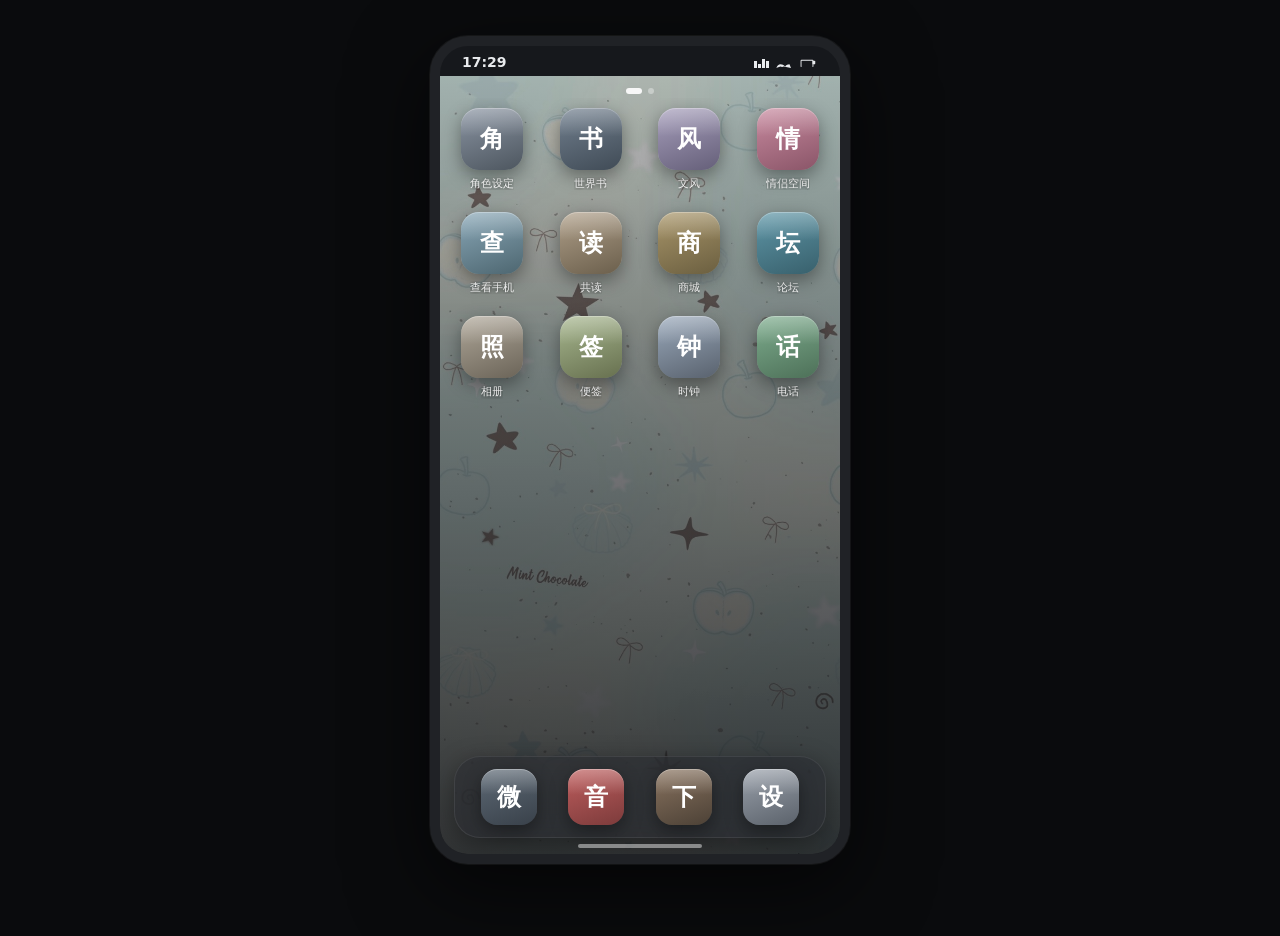
<file: index.html>
<!doctype html>
<html lang="zh-CN">
<head>
  <meta charset="utf-8" />
  <meta name="viewport" content="width=device-width,initial-scale=1,maximum-scale=1,user-scalable=no,viewport-fit=cover" />
  <meta name="apple-mobile-web-app-capable" content="yes" />
  <meta name="apple-mobile-web-app-status-bar-style" content="black-translucent" />
  <meta name="theme-color" content="#1b1d21" />
  <title>晓梦生小手机</title>
  <link rel="stylesheet" href="styles.css">
  <link rel="manifest" href="manifest.json">
</head>
<body>
  <div class="phone" id="phone" role="application">
    <!-- 状态栏 -->
    <div class="status-bar" id="statusBar">
      <span class="time" id="statusTime">09:41</span>
      <div class="status-icons">
        <svg class="signal" viewBox="0 0 17 11"><path fill="currentColor" d="M0 11h3V4H0v7zm4 0h3V7H4v4zm4 0h3V2H8v9zm4 0h3v-7h-3v7z"/></svg>
        <svg class="wifi" viewBox="0 0 15 11"><path fill="currentColor" d="M13.5 7.3c-1.7 0-3.3.8-4.4 2.1C7.8 8.2 6.2 7.3 4.5 7.3c-1.8 0-3.4 1.3-3.9 3.2L0 11l4.5-1.5c.5.3 1.1.5 1.6.5s1.1-.2 1.6-.5L15 11l-1.5-3.7z"/></svg>
        <svg class="battery" viewBox="0 0 24 12"><path fill="currentColor" d="M18 3H6c-.6 0-1 .4-1 1v6c0 .6.4 1 1 1h12c.6 0 1-.4 1-1V4c0-.6-.4-1-1-1zm0 8H6V4h12v6z"/><path fill="currentColor" d="M21 5v2c0 .6-.4 1-1 1h-1c-.6 0-1-.4-1-1V5c0-.6.4-1 1-1h1c.6 0 1 .4 1 1z"/></svg>
      </div>
    </div>

    <!-- 主屏幕 -->
    <div class="home-screen" id="homeScreen">
      <div class="wallpaper-veil"></div>
      <div class="page-indicator" id="pageIndicator"><span class="dot active"></span><span class="dot"></span></div>
      <div class="app-pages" id="appPages">
        <div class="app-page" data-page="0"><div class="app-grid" id="appGridPage0"></div></div>
        <div class="app-page" data-page="1"><div class="app-grid" id="appGridPage1"></div></div>
      </div>
      <div class="dock"><div class="dock-bg"><div class="dock-apps" id="dockApps"></div></div></div>
    </div>

    <!-- 应用容器 -->
    <div class="app-container" id="appContainer"></div>

    <!-- 手势条 -->
    <div class="home-indicator" id="homeIndicator"></div>
  </div>

  <!-- ============ 微信 ============ -->
  <template id="tpl-wechat">
    <div class="app-screen" data-app="wechat">
      <header class="app-header">
        <button class="header-btn back" data-action="back"><svg viewBox="0 0 24 24"><path d="M20 11H7.83l5.59-5.59L12 4l-8 8 8 8 1.41-1.41L7.83 13H20v-2z"/></svg></button>
        <div class="header-center">
          <div class="wechat-tabs" id="wechatTabs">
            <button class="tab active" data-tab="chats">微信</button>
            <button class="tab" data-tab="contacts">通讯录</button>
            <button class="tab" data-tab="discover">发现</button>
            <button class="tab" data-tab="me">我</button>
          </div>
        </div>
        <button class="header-btn" data-action="add"><svg viewBox="0 0 24 24"><path d="M19 13h-6v6h-2v-6H5v-2h6V5h2v6h6v2z"/></svg></button>
      </header>
      <div class="tab-panels">
        <div class="tab-panel active" id="panel-chats"></div>
        <div class="tab-panel" id="panel-contacts"></div>
        <div class="tab-panel" id="panel-discover"></div>
        <div class="tab-panel" id="panel-me"></div>
      </div>
    </div>
  </template>

  <!-- 聊天详情 -->
  <template id="tpl-chat-detail">
    <div class="app-screen chat-detail-screen" data-app="chat-detail">
      <header class="app-header">
        <button class="header-btn back" data-action="back"><svg viewBox="0 0 24 24"><path d="M20 11H7.83l5.59-5.59L12 4l-8 8 8 8 1.41-1.41L7.83 13H20v-2z"/></svg></button>
        <div class="header-title-wrap" id="chatDetailTitle">
          <div class="chat-name" id="chatDetailName">联系人</div>
          <div class="chat-sub" id="chatDetailSub">在线</div>
        </div>
        <button class="header-btn" data-action="more"><svg viewBox="0 0 24 24"><path d="M12 8c1.1 0 2-.9 2-2s-.9-2-2-2-2 .9-2 2 .9 2 2 2zm0 2c-1.1 0-2 .9-2 2s.9 2 2 2 2-.9 2-2-.9-2-2-2zm0 6c-1.1 0-2 .9-2 2s.9 2 2 2 2-.9 2-2-.9-2-2-2z"/></svg></button>
      </header>
      <div class="chat-mind" id="chatMindBar"></div>
      <div class="message-list" id="detailMessageList"></div>
      <div class="chat-action-panel" id="chatActionPanel" style="display:none"></div>
      <footer class="chat-composer">
        <button class="composer-btn" data-action="voice"><svg viewBox="0 0 24 24"><path d="M12 14c1.66 0 3-1.34 3-3V5c0-1.66-1.34-3-3-3S9 3.34 9 5v6c0 1.66 1.34 3 3 3zm5.3-3c0 3-2.54 5.1-5.3 5.1S6.7 14 6.7 11H5.1c0 3.41 2.72 6.23 6 6.72V21h2v-3.28c3.28-.48 6-3.3 6-6.72h-1.7z"/></svg></button>
        <div class="composer-input-wrap"><input type="text" id="detailChatInput" placeholder="发送消息" /></div>
        <button class="composer-btn" data-action="emoji"><svg viewBox="0 0 24 24"><path d="M11.99 2C6.47 2 2 6.48 2 12s4.47 10 9.99 10C17.52 22 22 17.52 22 12S17.52 2 11.99 2zM12 20c-4.42 0-8-3.58-8-8s3.58-8 8-8 8 3.58 8 8-3.58 8-8 8zm3.5-9c.83 0 1.5-.67 1.5-1.5S16.33 8 15.5 8 14 8.67 14 9.5s.67 1.5 1.5 1.5zm-7 0c.83 0 1.5-.67 1.5-1.5S9.33 8 8.5 8 7 8.67 7 9.5 7.67 11 8.5 11zm3.5 6.5c2.33 0 4.31-1.46 5.11-3.5H6.89c.8 2.04 2.78 3.5 5.11 3.5z"/></svg></button>
        <button class="composer-btn" data-action="plus"><svg viewBox="0 0 24 24"><path d="M19 13h-6v6h-2v-6H5v-2h6V5h2v6h6v2z"/></svg></button>
      </footer>
    </div>
  </template>

  <!-- 设置 -->
  <template id="tpl-settings">
    <div class="app-screen" data-app="settings">
      <header class="app-header">
        <button class="header-btn back" data-action="back"><svg viewBox="0 0 24 24"><path d="M20 11H7.83l5.59-5.59L12 4l-8 8 8 8 1.41-1.41L7.83 13H20v-2z"/></svg></button>
        <h1 class="header-title">设置</h1>
        <span class="header-spacer"></span>
      </header>
      <div class="app-body" id="settingsBody"></div>
    </div>
  </template>

  <!-- 角色设定 -->
  <template id="tpl-character">
    <div class="app-screen" data-app="character">
      <header class="app-header">
        <button class="header-btn back" data-action="back"><svg viewBox="0 0 24 24"><path d="M20 11H7.83l5.59-5.59L12 4l-8 8 8 8 1.41-1.41L7.83 13H20v-2z"/></svg></button>
        <h1 class="header-title">角色设定</h1>
        <button class="header-btn" data-action="add"><svg viewBox="0 0 24 24"><path d="M19 13h-6v6h-2v-6H5v-2h6V5h2v6h6v2z"/></svg></button>
      </header>
      <div class="app-body" id="characterBody"></div>
    </div>
  </template>

  <!-- 世界书 -->
  <template id="tpl-worldbook">
    <div class="app-screen" data-app="worldbook">
      <header class="app-header">
        <button class="header-btn back" data-action="back"><svg viewBox="0 0 24 24"><path d="M20 11H7.83l5.59-5.59L12 4l-8 8 8 8 1.41-1.41L7.83 13H20v-2z"/></svg></button>
        <h1 class="header-title">世界书</h1>
        <button class="header-btn" data-action="add"><svg viewBox="0 0 24 24"><path d="M19 13h-6v6h-2v-6H5v-2h6V5h2v6h6v2z"/></svg></button>
      </header>
      <div class="app-body" id="worldbookBody"></div>
    </div>
  </template>

  <!-- 文风管理 -->
  <template id="tpl-style">
    <div class="app-screen" data-app="style">
      <header class="app-header">
        <button class="header-btn back" data-action="back"><svg viewBox="0 0 24 24"><path d="M20 11H7.83l5.59-5.59L12 4l-8 8 8 8 1.41-1.41L7.83 13H20v-2z"/></svg></button>
        <h1 class="header-title">文风</h1>
        <button class="header-btn" data-action="add"><svg viewBox="0 0 24 24"><path d="M19 13h-6v6h-2v-6H5v-2h6V5h2v6h6v2z"/></svg></button>
      </header>
      <div class="app-body" id="styleBody"></div>
    </div>
  </template>

  <!-- 网易云音乐 -->
  <template id="tpl-music">
    <div class="app-screen" data-app="music">
      <header class="app-header">
        <button class="header-btn back" data-action="back"><svg viewBox="0 0 24 24"><path d="M20 11H7.83l5.59-5.59L12 4l-8 8 8 8 1.41-1.41L7.83 13H20v-2z"/></svg></button>
        <h1 class="header-title">网易云音乐</h1>
        <button class="header-btn" data-action="search"><svg viewBox="0 0 24 24"><path d="M15.5 14h-.79l-.28-.27C15.41 12.59 16 11.11 16 9.5 16 5.91 13.09 3 9.5 3S3 5.91 3 9.5 5.91 16 9.5 16c1.61 0 3.09-.59 4.23-1.57l.27.28v.79l5 4.99L20.49 19l-4.99-5zm-6 0C7.01 14 5 11.99 5 9.5S7.01 5 9.5 5 14 7.01 14 9.5 11.99 14 9.5 14z"/></svg></button>
      </header>
      <div class="app-body flush" id="musicBody"></div>
    </div>
  </template>

  <!-- 情侣空间 -->
  <template id="tpl-couple">
    <div class="app-screen" data-app="couple">
      <header class="app-header">
        <button class="header-btn back" data-action="back"><svg viewBox="0 0 24 24"><path d="M20 11H7.83l5.59-5.59L12 4l-8 8 8 8 1.41-1.41L7.83 13H20v-2z"/></svg></button>
        <h1 class="header-title">我们的空间</h1>
        <span class="header-spacer"></span>
      </header>
      <div class="app-body" id="coupleBody"></div>
    </div>
  </template>

  <!-- 查手机 -->
  <template id="tpl-checkphone">
    <div class="app-screen" data-app="checkphone">
      <header class="app-header">
        <button class="header-btn back" data-action="back"><svg viewBox="0 0 24 24"><path d="M20 11H7.83l5.59-5.59L12 4l-8 8 8 8 1.41-1.41L7.83 13H20v-2z"/></svg></button>
        <h1 class="header-title">查看手机</h1>
        <span class="header-spacer"></span>
      </header>
      <div class="app-body" id="checkphoneBody"></div>
    </div>
  </template>

  <!-- 商城 -->
  <template id="tpl-shop">
    <div class="app-screen" data-app="shop">
      <header class="app-header">
        <button class="header-btn back" data-action="back"><svg viewBox="0 0 24 24"><path d="M20 11H7.83l5.59-5.59L12 4l-8 8 8 8 1.41-1.41L7.83 13H20v-2z"/></svg></button>
        <h1 class="header-title">商城</h1>
        <button class="header-btn" data-action="add"><svg viewBox="0 0 24 24"><path d="M19 13h-6v6h-2v-6H5v-2h6V5h2v6h6v2z"/></svg></button>
      </header>
      <div class="app-body" id="shopBody"></div>
    </div>
  </template>

  <!-- 酒馆（线下模式） -->
  <template id="tpl-tavern">
    <div class="app-screen" data-app="tavern">
      <header class="app-header">
        <button class="header-btn back" data-action="back"><svg viewBox="0 0 24 24"><path d="M20 11H7.83l5.59-5.59L12 4l-8 8 8 8 1.41-1.41L7.83 13H20v-2z"/></svg></button>
        <h1 class="header-title">酒馆</h1>
        <span class="header-spacer"></span>
      </header>
      <div class="app-body" id="tavernBody"></div>
    </div>
  </template>

  <!-- 同人文 / 共读 -->
  <template id="tpl-reading">
    <div class="app-screen" data-app="reading">
      <header class="app-header">
        <button class="header-btn back" data-action="back"><svg viewBox="0 0 24 24"><path d="M20 11H7.83l5.59-5.59L12 4l-8 8 8 8 1.41-1.41L7.83 13H20v-2z"/></svg></button>
        <h1 class="header-title">同人文与共读</h1>
        <button class="header-btn" data-action="add"><svg viewBox="0 0 24 24"><path d="M19 13h-6v6h-2v-6H5v-2h6V5h2v6h6v2z"/></svg></button>
      </header>
      <div class="app-body" id="readingBody"></div>
    </div>
  </template>

  <!-- 论坛（知乎风） -->
  <template id="tpl-forum">
    <div class="app-screen" data-app="forum">
      <header class="app-header">
        <button class="header-btn back" data-action="back"><svg viewBox="0 0 24 24"><path d="M20 11H7.83l5.59-5.59L12 4l-8 8 8 8 1.41-1.41L7.83 13H20v-2z"/></svg></button>
        <h1 class="header-title">论坛</h1>
        <button class="header-btn" data-action="ask"><svg viewBox="0 0 24 24"><path d="M19 13h-6v6h-2v-6H5v-2h6V5h2v6h6v2z"/></svg></button>
      </header>
      <div class="app-body" id="forumBody"></div>
    </div>
  </template>

  <script src="app.js"></script>
</body>
</html>
</file>
<file: styles.css>
:root{
  --bg:#16181c;
  --card:#1f2227;
  --card-2:#26292f;
  --muted:#8a909a;
  --muted-2:#5c626b;
  --text:#e9ebee;
  --text-2:#b6bcc4;
  --accent:#8a929c;
  --hairline:rgba(255,255,255,0.07);
  --hairline-2:rgba(255,255,255,0.12);
  --radius:16px;
  --radius-lg:22px;
  --safe-top:env(safe-area-inset-top,0px);
  --safe-bottom:env(safe-area-inset-bottom,0px);
  --glass:rgba(28,30,35,0.62);
  --glass-strong:rgba(28,30,35,0.82);
  font-family:-apple-system,'SF Pro Text','PingFang SC','HarmonyOS Sans SC','Microsoft YaHei',system-ui,sans-serif;
}
*{box-sizing:border-box;-webkit-tap-highlight-color:transparent}
html,body{
  height:100%;margin:0;background:#0a0b0d;color:var(--text);
  overscroll-behavior:none;-webkit-font-smoothing:antialiased;
  -webkit-user-select:none;user-select:none;
}
input,textarea{-webkit-user-select:text;user-select:text;color:var(--text)}
img{display:block;max-width:100%}

/* ============ 手机外框 ============ */
.phone{
  position:relative;width:100%;max-width:420px;height:100vh;height:100dvh;margin:0 auto;
  overflow:hidden;display:flex;flex-direction:column;
  background:var(--bg);color:var(--text);
  box-shadow:0 0 0 1px rgba(255,255,255,0.05),0 24px 80px rgba(0,0,0,0.6);
}
@supports (height:100dvh){.phone{height:100dvh}}
@media (min-width:520px){
  .phone{height:min(92vh,880px);border-radius:38px;margin-top:4vh;border:10px solid #202226}
}

/* ============ 状态栏 ============ */
.status-bar{
  display:flex;justify-content:space-between;align-items:center;
  padding:calc(var(--safe-top) + 8px) 22px 6px;
  font-size:14px;font-weight:600;color:var(--text);flex-shrink:0;z-index:60;position:relative;
}
.status-icons{display:flex;align-items:center;gap:5px;color:var(--text)}
.signal{width:17px;height:11px}.wifi{width:15px;height:11px}.battery{width:22px;height:11px}

/* ============ 主屏幕 ============ */
.home-screen{flex:1;display:flex;flex-direction:column;position:relative;overflow:hidden}
.wallpaper-veil{
  position:absolute;inset:0;z-index:0;
  background-image:url('wallpaper.jpg');
  background-size:cover;background-position:center;
  filter:saturate(0.72) contrast(1.04);
}
.wallpaper-veil::after{
  content:'';position:absolute;inset:0;
  background:linear-gradient(180deg,rgba(20,22,26,0.30),rgba(20,22,26,0.55) 40%,rgba(20,22,26,0.86));
}
.page-indicator{display:flex;justify-content:center;gap:6px;padding:12px 0 4px;position:relative;z-index:2;flex-shrink:0}
.page-indicator .dot{width:6px;height:6px;border-radius:3px;background:rgba(255,255,255,0.35);transition:all .25s}
.page-indicator .dot.active{width:16px;background:rgba(255,255,255,0.9)}
.app-pages{flex:1;display:flex;overflow-x:auto;scroll-snap-type:x mandatory;-webkit-overflow-scrolling:touch;scrollbar-width:none;position:relative;z-index:2}
.app-pages::-webkit-scrollbar{display:none}
.app-page{flex:0 0 100%;scroll-snap-align:center;display:flex;align-items:flex-start;justify-content:center;padding:10px 6px 0}
.app-grid{display:grid;grid-template-columns:repeat(4,1fr);gap:22px 14px;width:100%;max-width:380px;justify-items:center}
.app-icon{display:flex;flex-direction:column;align-items:center;gap:7px;width:74px;cursor:pointer;border:none;background:none;padding:0;transition:transform .13s}
.app-icon:active{transform:scale(.86)}
.app-icon .icon{
  width:62px;height:62px;border-radius:18px;display:flex;align-items:center;justify-content:center;
  color:#fff;font-size:24px;font-weight:600;position:relative;overflow:hidden;
  box-shadow:0 6px 18px rgba(0,0,0,0.38), inset 0 1px 0 rgba(255,255,255,0.28);
}
.app-icon .icon::after{content:'';position:absolute;inset:0;border-radius:inherit;background:linear-gradient(180deg,rgba(255,255,255,0.30),rgba(255,255,255,0) 46%)}
.app-icon .icon span{position:relative;z-index:1}
.app-icon .name{font-size:11px;color:#fff;text-shadow:0 1px 4px rgba(0,0,0,0.6);text-align:center;line-height:1.2;max-width:74px;white-space:nowrap;overflow:hidden;text-overflow:ellipsis}

/* 图标配色（灰萌系） */
.icon-wechat{background:linear-gradient(160deg,#5e6a76,#39414a)}
.icon-settings{background:linear-gradient(160deg,#9aa1ab,#5b626b)}
.icon-tavern{background:linear-gradient(160deg,#8a7460,#4c4136)}
.icon-character{background:linear-gradient(160deg,#8b95a3,#4d565f)}
.icon-worldbook{background:linear-gradient(160deg,#72808f,#404b56)}
.icon-style{background:linear-gradient(160deg,#a79fbc,#655f79)}
.icon-music{background:linear-gradient(160deg,#c05e5e,#7c3b3b)}
.icon-couple{background:linear-gradient(160deg,#c98ba0,#8a5568)}
.icon-shop{background:linear-gradient(160deg,#a9966a,#6b5f40)}
.icon-forum{background:linear-gradient(160deg,#5f97a8,#38606c)}
.icon-checkphone{background:linear-gradient(160deg,#8aa8b8,#4d6670)}
.icon-reading{background:linear-gradient(160deg,#b0a08a,#6b5f4c)}
.icon-photos{background:linear-gradient(160deg,#b0a89a,#6b6458)}
.icon-notes{background:linear-gradient(160deg,#a8b890,#67704f)}
.icon-clock{background:linear-gradient(160deg,#9aa9bb,#59626e)}
.icon-phone{background:linear-gradient(160deg,#7fae8f,#4d7058)}
.icon-mail{background:linear-gradient(160deg,#7f9ec0,#4d6276)}
.icon-camera{background:linear-gradient(160deg,#9a9aa2,#5a5a62)}

/* ============ Dock ============ */
.dock{padding:12px 14px calc(var(--safe-bottom) + 16px);position:relative;z-index:2;flex-shrink:0}
.dock-bg{display:flex;justify-content:space-around;align-items:center;background:rgba(40,42,48,0.55);backdrop-filter:blur(26px) saturate(1.4);-webkit-backdrop-filter:blur(26px) saturate(1.4);border-radius:26px;padding:12px 10px;box-shadow:0 6px 24px rgba(0,0,0,0.35);border:1px solid rgba(255,255,255,0.08)}
.dock-apps{display:flex;justify-content:space-around;width:100%}
.dock .app-icon .icon{width:56px;height:56px;border-radius:16px}
.dock .app-icon .name{display:none}

/* ============ 应用容器 ============ */
.app-container{position:absolute;inset:0;z-index:100;background:var(--bg);transform:translateX(100%);transition:transform .34s cubic-bezier(.32,.72,.24,1);display:flex;flex-direction:column}
.app-container.open{transform:translateX(0)}
.app-screen{flex:1;display:flex;flex-direction:column;overflow:hidden;animation:appIn .28s ease}
@keyframes appIn{from{opacity:.5;transform:scale(.985)}to{opacity:1;transform:none}}
.app-header{display:flex;align-items:center;gap:2px;padding:calc(var(--safe-top) + 8px) 8px 10px;background:var(--glass-strong);backdrop-filter:blur(22px) saturate(1.3);-webkit-backdrop-filter:blur(22px) saturate(1.3);border-bottom:1px solid var(--hairline);flex-shrink:0;z-index:10;min-height:52px}
.app-header .header-title{flex:1;text-align:center;font-size:16px;font-weight:600;margin:0}
.app-header .header-title-wrap{flex:1;text-align:center;min-width:0}
.app-header .header-spacer{width:34px}
.header-btn{width:34px;height:34px;border-radius:50%;display:flex;align-items:center;justify-content:center;background:transparent;border:none;color:var(--text);cursor:pointer;padding:0;flex-shrink:0}
.header-btn svg{width:22px;height:22px;fill:currentColor}
.header-btn:active{opacity:.6}
.app-body{flex:1;overflow-y:auto;-webkit-overflow-scrolling:touch;padding:14px 14px calc(var(--safe-bottom) + 96px)}
.app-body.flush{padding:0 0 calc(var(--safe-bottom) + 96px)}

/* ============ 通用组件 ============ */
.section-title{font-size:12px;color:var(--muted);margin:20px 6px 9px;font-weight:600;letter-spacing:.5px}
.section-title:first-child{margin-top:6px}
.card{background:var(--card);border-radius:var(--radius);padding:16px;margin-bottom:12px;border:1px solid var(--hairline)}
.card h3{margin:0 0 14px;font-size:15px;font-weight:600}
.list-group{background:var(--card);border-radius:var(--radius);overflow:hidden;margin-bottom:12px;border:1px solid var(--hairline)}
.list-item{display:flex;align-items:center;gap:12px;padding:14px 16px;border-bottom:1px solid var(--hairline);cursor:pointer;transition:background .12s}
.list-item:last-child{border-bottom:none}
.list-item:active{background:rgba(255,255,255,0.04)}
.list-item .item-icon{width:40px;height:40px;border-radius:11px;flex-shrink:0;display:flex;align-items:center;justify-content:center;color:#fff;font-size:16px;font-weight:600}
.list-item .item-body{flex:1;min-width:0}
.list-item .item-title{font-size:15px;font-weight:500}
.list-item .item-sub{font-size:12px;color:var(--muted);margin-top:3px;white-space:nowrap;overflow:hidden;text-overflow:ellipsis}
.list-item .item-right{font-size:12px;color:var(--muted);flex-shrink:0}
.chevron{color:#4a4f57;font-size:20px;flex-shrink:0}

/* 表单 */
.field{margin-bottom:13px}
.field label{display:block;font-size:12px;color:var(--muted);margin-bottom:7px}
.field input,.field select,.field textarea{width:100%;padding:12px 14px;border-radius:12px;border:1px solid var(--hairline-2);background:var(--card-2);font-size:14px;color:var(--text);outline:none;transition:border .15s}
.field input:focus,.field select:focus,.field textarea:focus{border-color:#5a626c}
.field textarea{resize:vertical;min-height:84px;line-height:1.6}
.field .hint{font-size:11px;color:var(--muted-2);margin-top:6px}
select option{background:var(--card-2);color:var(--text)}
.btn{display:inline-flex;align-items:center;justify-content:center;padding:12px 18px;border-radius:12px;border:none;background:var(--accent);color:#fff;font-size:14px;font-weight:600;cursor:pointer;transition:transform .1s,opacity .1s}
.btn:active{transform:scale(.97);opacity:.9}
.btn-block{width:100%}
.btn-secondary{background:var(--card-2);color:var(--text-2)}
.btn-ghost{background:transparent;border:1px solid var(--hairline-2);color:var(--text-2)}
.btn-row{display:flex;gap:10px}
.btn-row .btn{flex:1}
.btn-sm{padding:8px 12px;font-size:12px;border-radius:9px}

/* 开关 */
.switch{position:relative;display:inline-block;width:48px;height:29px;flex-shrink:0}
.switch input{opacity:0;width:0;height:0}
.switch .slider{position:absolute;inset:0;border-radius:15px;background:#3a3e46;transition:.2s;cursor:pointer}
.switch .slider::before{content:'';position:absolute;left:3px;top:3px;width:23px;height:23px;border-radius:50%;background:#fff;box-shadow:0 1px 3px rgba(0,0,0,0.3);transition:.2s}
.switch input:checked + .slider{background:#7c8793}
.switch input:checked + .slider::before{transform:translateX(19px)}

/* 标签 / chips */
.chips{display:flex;flex-wrap:wrap;gap:8px}
.chip{padding:7px 13px;border-radius:20px;background:var(--card-2);border:1px solid var(--hairline-2);font-size:12px;color:var(--text-2);cursor:pointer;transition:all .15s}
.chip.active{background:#3d434c;color:#fff;border-color:#4d545f}

/* 空状态 */
.empty{padding:40px 20px;text-align:center;color:var(--muted);font-size:13px}

/* ============ 微信 ============ */
.wechat-tabs{display:flex;gap:4px}
.wechat-tabs .tab{padding:8px 12px;background:none;border:none;font-size:16px;font-weight:500;color:var(--muted);cursor:pointer;border-radius:8px}
.wechat-tabs .tab.active{color:var(--text);font-weight:600}
.tab-panels{flex:1;overflow:hidden;display:flex;flex-direction:column}
.tab-panel{display:none;flex:1;overflow-y:auto;-webkit-overflow-scrolling:touch;padding:8px 0 calc(var(--safe-bottom) + 20px)}
.tab-panel.active{display:block}
.chat-row{display:flex;align-items:center;gap:12px;padding:13px 16px;border-bottom:1px solid var(--hairline);cursor:pointer}
.chat-row:active{background:rgba(255,255,255,0.04)}
.chat-row .avatar{width:50px;height:50px;border-radius:9px;flex-shrink:0;display:flex;align-items:center;justify-content:center;color:#fff;font-weight:600;font-size:19px}
.chat-row .chat-info{flex:1;min-width:0}
.chat-row .chat-name-row{display:flex;justify-content:space-between;align-items:center}
.chat-row .chat-name{font-size:16px;font-weight:500}
.chat-row .chat-time{font-size:11px;color:var(--muted)}
.chat-row .chat-last{font-size:13px;color:var(--muted);margin-top:4px;white-space:nowrap;overflow:hidden;text-overflow:ellipsis}
.chat-row .unread{min-width:18px;height:18px;border-radius:9px;background:#e0554f;color:#fff;font-size:11px;display:flex;align-items:center;justify-content:center;padding:0 5px;margin-left:8px}

/* 聊天详情 */
.chat-detail-screen{background:#1a1c20}
.chat-mind{background:rgba(255,255,255,0.03);border-bottom:1px solid var(--hairline);padding:8px 16px;font-size:12px;color:var(--muted);min-height:18px;display:none}
.chat-mind.show{display:block}
.message-list{flex:1;overflow-y:auto;-webkit-overflow-scrolling:touch;padding:14px 14px 8px;display:flex;flex-direction:column;gap:11px}
.msg{display:flex;margin:2px 0;align-items:flex-end}
.msg.me{justify-content:flex-end}
.msg .avatar-s{width:38px;height:38px;border-radius:7px;flex-shrink:0;display:flex;align-items:center;justify-content:center;color:#fff;font-weight:600;font-size:15px;margin-right:8px}
.msg.me .avatar-s{display:none}
.msg .bubble{max-width:74%;padding:10px 14px;border-radius:18px;font-size:15px;line-height:1.5;word-break:break-word;position:relative}
.msg.char .bubble{background:var(--card-2);border-bottom-left-radius:6px;border:1px solid var(--hairline)}
.msg.me .bubble{background:#3d4a5c;border-bottom-right-radius:6px;color:#fff}
.msg .bubble .sys{font-size:13px;color:var(--muted)}
.msg .bubble img{border-radius:10px;margin-top:4px;max-width:200px}
.msg .bubble audio{width:100%;max-width:210px;margin-top:4px}
.msg .bubble .bubble-tools{display:flex;gap:10px;margin-top:8px;padding-top:8px;border-top:1px solid var(--hairline)}
.msg .bubble .bubble-tools button{background:none;border:none;color:#7fb0d8;font-size:12px;cursor:pointer;padding:0}
.msg .bubble .location-card{background:rgba(255,255,255,0.06);border-radius:10px;padding:10px;margin-top:4px;font-size:13px}
.msg .bubble .redpacket{background:#d44a3f;border-radius:10px;padding:12px;color:#fff;font-size:13px;margin-top:2px;text-align:center}
.msg .bubble .transfer{background:#e8a23d;border-radius:10px;padding:12px;color:#4a3010;font-size:13px;margin-top:2px;text-align:center}
.msg .bubble .call-card{background:rgba(255,255,255,0.06);border-radius:10px;padding:10px;margin-top:4px;font-size:13px;text-align:center}
.msg.typing .bubble{background:var(--card-2)}
.typing-dots{display:flex;gap:4px;padding:4px 2px}
.typing-dots span{width:6px;height:6px;border-radius:50%;background:var(--muted);animation:blink 1.2s infinite}
.typing-dots span:nth-child(2){animation-delay:.2s}
.typing-dots span:nth-child(3){animation-delay:.4s}
@keyframes blink{0%,80%,100%{opacity:.25}40%{opacity:1}}

.chat-composer{display:flex;align-items:center;gap:6px;padding:9px 10px calc(var(--safe-bottom) + 9px);background:var(--glass-strong);backdrop-filter:blur(22px);-webkit-backdrop-filter:blur(22px);border-top:1px solid var(--hairline);flex-shrink:0}
.composer-btn{width:38px;height:38px;border-radius:50%;border:none;background:none;color:var(--text-2);cursor:pointer;display:flex;align-items:center;justify-content:center;padding:0;flex-shrink:0}
.composer-btn svg{width:25px;height:25px;fill:currentColor}
.composer-input-wrap{flex:1;background:var(--card-2);border-radius:22px;padding:2px}
.composer-input-wrap input{width:100%;border:none;background:transparent;padding:9px 15px;font-size:15px;outline:none;color:var(--text)}
.chat-action-panel{background:var(--card);border-top:1px solid var(--hairline);padding:14px;display:grid;grid-template-columns:repeat(4,1fr);gap:14px;flex-shrink:0}
.action-item{display:flex;flex-direction:column;align-items:center;gap:7px;cursor:pointer;background:none;border:none;padding:0}
.action-item .ai{width:54px;height:54px;border-radius:14px;background:var(--card-2);display:flex;align-items:center;justify-content:center;font-size:22px;font-weight:600;color:#fff;border:1px solid var(--hairline)}
.action-item span{font-size:11px;color:var(--muted)}

/* 通讯录 */
.contact-letter{font-size:12px;color:var(--muted);padding:8px 16px 4px;background:var(--bg)}
.contact-add{display:flex;align-items:center;gap:12px;padding:13px 16px;border-bottom:1px solid var(--hairline);cursor:pointer}
.contact-add:active{background:rgba(255,255,255,0.04)}
.contact-add .avatar{width:44px;height:44px;border-radius:9px;background:var(--card-2);display:flex;align-items:center;justify-content:center;font-size:22px;color:var(--muted)}

/* 发现 */
.discover-group{margin-bottom:12px}

/* 朋友圈 */
.moment-item{background:var(--card);border-radius:var(--radius);padding:16px;margin-bottom:10px;border:1px solid var(--hairline)}
.moment-item .m-head{display:flex;align-items:center;gap:10px}
.moment-item .m-avatar{width:42px;height:42px;border-radius:9px;display:flex;align-items:center;justify-content:center;color:#fff;font-weight:600}
.moment-item .m-name{font-size:14px;font-weight:600}
.moment-item .m-time{font-size:11px;color:var(--muted);margin-top:2px}
.moment-item .m-text{font-size:14px;line-height:1.6;margin:10px 0}
.moment-item .m-img{border-radius:10px;margin-top:8px}
.moment-item .m-actions{display:flex;justify-content:flex-end;gap:20px;margin-top:10px;color:var(--muted);font-size:12px}

/* ============ 角色卡 ============ */
.char-list{display:grid;gap:12px}
.char-card-big{background:var(--card);border-radius:var(--radius-lg);padding:16px;border:1px solid var(--hairline);position:relative}
.char-card-big.active{border-color:#5a626c;box-shadow:0 0 0 1px #5a626c}
.char-card-big .cc-head{display:flex;align-items:center;gap:13px}
.char-card-big .cc-avatar{width:54px;height:54px;border-radius:15px;display:flex;align-items:center;justify-content:center;color:#fff;font-weight:600;font-size:22px}
.char-card-big .cc-name{font-size:16px;font-weight:600}
.char-card-big .cc-tags{font-size:11px;color:var(--muted);margin-top:3px}
.char-card-big .cc-badge{position:absolute;top:12px;right:12px;font-size:10px;background:#3d434c;color:#fff;padding:3px 9px;border-radius:10px}
.char-card-big .cc-persona{font-size:13px;color:var(--text-2);line-height:1.6;margin-top:10px;display:-webkit-box;-webkit-line-clamp:2;-webkit-box-orient:vertical;overflow:hidden}
.char-card-big .cc-actions{display:flex;gap:8px;margin-top:12px}

/* 防串味区 */
.guard-box{background:var(--card-2);border-radius:12px;padding:12px;margin-top:10px;border:1px solid var(--hairline)}
.guard-box .guard-title{font-size:12px;font-weight:600;color:var(--text-2);margin-bottom:8px}

/* ============ 世界书 ============ */
.wb-item{background:var(--card);border-radius:var(--radius);padding:14px;border:1px solid var(--hairline);margin-bottom:10px}
.wb-item .wb-top{display:flex;align-items:center;gap:10px}
.wb-item .wb-name{font-size:15px;font-weight:600;flex:1}
.wb-item .wb-content{font-size:12px;color:var(--muted);line-height:1.6;margin-top:8px;display:-webkit-box;-webkit-line-clamp:3;-webkit-box-orient:vertical;overflow:hidden}
.wb-item .wb-meta{display:flex;align-items:center;gap:14px;margin-top:10px;font-size:11px;color:var(--muted)}
.wb-item .wb-actions{display:flex;gap:8px;margin-top:10px}

/* ============ 音乐 ============ */
.music-top{background:linear-gradient(180deg,#3a2323,#1a1c20);padding:20px 16px 30px}
.music-login{display:flex;align-items:center;gap:12px}
.music-login .avatar{width:54px;height:54px;border-radius:50%;background:var(--card-2);display:flex;align-items:center;justify-content:center;font-size:22px}
.music-login .nick{font-size:16px;font-weight:600}
.music-login .status{font-size:12px;color:var(--muted);margin-top:3px}
.music-tabs{display:flex;gap:16px;margin-top:22px}
.music-tabs .tab{background:none;border:none;color:var(--muted);font-size:14px;cursor:pointer;padding:4px 0;border-bottom:2px solid transparent}
.music-tabs .tab.active{color:#e0554f;border-bottom-color:#e0554f;font-weight:600}
.music-body-inner{padding:16px}
.track-row{display:flex;align-items:center;gap:12px;padding:11px 0;border-bottom:1px solid var(--hairline);cursor:pointer}
.track-row .track-idx{width:24px;text-align:center;color:var(--muted);font-size:14px}
.track-row .track-info{flex:1;min-width:0}
.track-row .track-name{font-size:14px;font-weight:500}
.track-row .track-artist{font-size:11px;color:var(--muted);margin-top:3px}
.track-row .track-play{color:var(--muted)}
.player-bar{position:absolute;bottom:0;left:0;right:0;background:var(--glass-strong);backdrop-filter:blur(22px);-webkit-backdrop-filter:blur(22px);border-top:1px solid var(--hairline);padding:10px 14px calc(var(--safe-bottom) + 10px);display:flex;align-items:center;gap:12px;z-index:20}
.player-bar .pb-art{width:44px;height:44px;border-radius:10px;background:linear-gradient(160deg,#c05e5e,#7c3b3b);flex-shrink:0;animation:spin 14s linear infinite}
@keyframes spin{to{transform:rotate(360deg)}}
.player-bar .pb-info{flex:1;min-width:0}
.player-bar .pb-name{font-size:14px;font-weight:500}
.player-bar .pb-artist{font-size:11px;color:var(--muted);margin-top:2px}
.player-bar .pb-btn{width:40px;height:40px;border-radius:50%;border:none;background:none;color:var(--text);cursor:pointer;display:flex;align-items:center;justify-content:center}
.player-bar .pb-btn svg{width:24px;height:24px;fill:currentColor}

/* ============ 情侣空间 ============ */
.couple-hero{background:linear-gradient(160deg,#4a2a35,#1a1c20);border-radius:var(--radius-lg);padding:22px;margin-bottom:14px}
.couple-hero .points{font-size:34px;font-weight:700}
.couple-hero .points-label{font-size:12px;color:var(--muted);margin-top:4px}
.couple-hero .hearts{font-size:13px;color:#e08a9a;margin-top:10px}
.diary-item{background:var(--card);border-radius:var(--radius);padding:16px;margin-bottom:10px;border:1px solid var(--hairline)}
.diary-item .d-date{font-size:12px;color:var(--muted)}
.diary-item .d-text{font-size:14px;line-height:1.7;margin-top:8px}
.task-row{display:flex;align-items:center;gap:12px;padding:13px 16px;border-bottom:1px solid var(--hairline)}
.task-row .task-name{flex:1;font-size:14px}
.task-row .task-points{font-size:12px;color:#e0a13a}
.item-grid{display:grid;grid-template-columns:repeat(3,1fr);gap:12px}
.sweet-item{background:var(--card);border-radius:var(--radius);padding:14px;text-align:center;border:1px solid var(--hairline)}
.sweet-item .si-icon{width:50px;height:50px;border-radius:14px;margin:0 auto 8px;display:flex;align-items:center;justify-content:center;font-size:20px;color:#fff}
.sweet-item .si-name{font-size:12px;font-weight:500}
.sweet-item .si-cost{font-size:11px;color:#e0a13a;margin-top:4px}

/* ============ 查手机 ============ */
.phone-mock{background:var(--card);border-radius:var(--radius-lg);padding:18px;border:1px solid var(--hairline);margin-bottom:14px}
.phone-mock .pm-status{display:flex;justify-content:space-between;font-size:11px;color:var(--muted);margin-bottom:14px}
.phone-mock .pm-apps{display:grid;grid-template-columns:repeat(4,1fr);gap:14px}
.phone-mock .pm-app{display:flex;flex-direction:column;align-items:center;gap:5px;cursor:pointer}
.phone-mock .pm-app .pm-icon{width:46px;height:46px;border-radius:13px;display:flex;align-items:center;justify-content:center;color:#fff;font-size:17px;font-weight:600}
.phone-mock .pm-app span{font-size:10px;color:var(--muted)}

/* ============ 商城 ============ */
.shop-items{display:grid;grid-template-columns:repeat(2,1fr);gap:12px}
.shop-product{background:var(--card);border-radius:var(--radius);overflow:hidden;border:1px solid var(--hairline)}
.shop-product .sp-img{height:110px;background:var(--card-2);display:flex;align-items:center;justify-content:center;color:var(--muted);font-size:30px}
.shop-product .sp-body{padding:12px}
.shop-product .sp-name{font-size:13px;font-weight:500}
.shop-product .sp-price{font-size:15px;font-weight:700;color:#e0a13a;margin-top:6px}

/* ============ 论坛（知乎） ============ */
.zhihu-feed .zh-item{padding:16px;border-bottom:1px solid var(--hairline);cursor:pointer}
.zh-item:active{background:rgba(255,255,255,0.03)}
.zh-item .zh-title{font-size:16px;font-weight:600;line-height:1.4}
.zh-item .zh-excerpt{font-size:13px;color:var(--muted);margin-top:6px;line-height:1.5}
.zh-item .zh-meta{display:flex;gap:16px;font-size:12px;color:var(--muted);margin-top:10px}
.zh-item .zh-hot{color:#e0554f;font-weight:600}
.zh-answer{background:var(--card);border-radius:var(--radius);padding:16px;margin-bottom:12px;border:1px solid var(--hairline)}
.zh-answer .za-author{display:flex;align-items:center;gap:10px}
.zh-answer .za-avatar{width:34px;height:34px;border-radius:50%;display:flex;align-items:center;justify-content:center;color:#fff;font-weight:600;font-size:14px}
.zh-answer .za-name{font-size:13px;font-weight:500}
.zh-answer .za-text{font-size:14px;line-height:1.7;margin-top:10px}

/* ============ 同人文/共读 ============ */
.book-row{display:flex;gap:12px;background:var(--card);border-radius:var(--radius);padding:14px;margin-bottom:10px;border:1px solid var(--hairline)}
.book-row .book-cover{width:64px;height:88px;border-radius:8px;background:linear-gradient(160deg,#5e6a76,#39414a);flex-shrink:0;display:flex;align-items:center;justify-content:center;color:#fff;font-size:20px;font-weight:600}
.book-row .book-info{flex:1;min-width:0}
.book-row .book-name{font-size:15px;font-weight:600}
.book-row .book-desc{font-size:12px;color:var(--muted);margin-top:6px;line-height:1.5;display:-webkit-box;-webkit-line-clamp:2;-webkit-box-orient:vertical;overflow:hidden}
.reader-view{background:var(--card);border-radius:var(--radius);padding:22px;font-size:16px;line-height:2;border:1px solid var(--hairline)}

/* ============ 弹窗 ============ */
.modal-overlay{position:fixed;inset:0;background:rgba(0,0,0,0.55);display:flex;align-items:center;justify-content:center;z-index:400;animation:fadeIn .15s}
.modal{background:var(--card);border-radius:20px;padding:22px;width:88%;max-width:380px;max-height:82vh;overflow-y:auto;animation:popIn .22s cubic-bezier(.34,1.3,.5,1)}
@keyframes popIn{from{opacity:0;transform:scale(.9)}to{opacity:1;transform:none}}
@keyframes fadeIn{from{opacity:0}to{opacity:1}}
.modal h3{margin:0 0 16px;font-size:17px;font-weight:600}
.modal .field{margin-bottom:12px}
.modal .btn-row{margin-top:16px}
.modal-close{float:right;background:none;border:none;color:var(--muted);font-size:22px;cursor:pointer;padding:0}

/* Toast */
.toast{position:fixed;top:50%;left:50%;transform:translate(-50%,-50%) scale(.9);background:rgba(0,0,0,0.78);color:#fff;padding:13px 22px;border-radius:14px;font-size:13px;opacity:0;transition:all .25s;z-index:500;pointer-events:none;max-width:82%;text-align:center}
.toast.show{opacity:1;transform:translate(-50%,-50%) scale(1)}

/* 底部指示条 */
.home-indicator{position:absolute;bottom:calc(var(--safe-bottom) + 6px);left:50%;transform:translateX(-50%);width:124px;height:4px;border-radius:2px;background:rgba(255,255,255,0.45);z-index:300;pointer-events:none}

/* 时间戳 */
.time-sep{text-align:center;font-size:11px;color:var(--muted-2);margin:10px 0 4px}

/* ============ 微信消息独立卡片 ============ */
.standalone-img{max-width:200px;border-radius:12px;box-shadow:0 2px 8px rgba(0,0,0,0.3)}
.msg.center{justify-content:center}
.sys-msg{font-size:12px;color:var(--muted-2);background:rgba(255,255,255,0.05);padding:4px 12px;border-radius:10px}
.file-card{background:rgba(255,255,255,0.06);border-radius:10px;padding:12px;font-size:13px}

/* 红包卡片（微信风格） */
.redpacket-card{display:flex;align-items:center;gap:10px;background:linear-gradient(160deg,#e05b3f,#c0392b);border-radius:10px;padding:12px 14px;color:#fff;min-width:190px;box-shadow:0 3px 10px rgba(0,0,0,0.25)}
.redpacket-card .rp-icon{width:38px;height:38px;border-radius:50%;background:rgba(255,255,255,0.2);display:flex;align-items:center;justify-content:center;font-size:16px;font-weight:700;border:1px solid rgba(255,255,255,0.4)}
.redpacket-card .rp-body{flex:1}
.redpacket-card .rp-title{font-size:14px;font-weight:600}
.redpacket-card .rp-sub{font-size:11px;opacity:0.85;margin-top:2px}

/* 转账卡片 */
.transfer-card{display:flex;align-items:center;gap:12px;background:var(--card-2);border:1px solid var(--hairline-2);border-radius:10px;padding:12px 14px;min-width:200px}
.transfer-card .tc-left{flex:1}
.transfer-card .tc-amount{font-size:18px;font-weight:700;color:#e8a23d}
.transfer-card .tc-label{font-size:11px;color:var(--muted);margin-top:2px}
.transfer-card .tc-right{font-size:11px;color:var(--muted)}

/* 通话卡片 */
.call-card{display:flex;align-items:center;gap:8px;background:var(--card-2);border:1px solid var(--hairline-2);border-radius:10px;padding:12px 14px;font-size:13px;min-width:170px}
.call-card .call-icon{width:26px;height:26px;border-radius:50%;background:#4d6b52;color:#fff;display:inline-flex;align-items:center;justify-content:center;font-size:12px}

/* 位置卡片 */
.location-card{background:var(--card-2);border:1px solid var(--hairline-2);border-radius:10px;padding:12px 14px;min-width:170px}
.location-card .loc-name{font-size:14px;font-weight:500}
.location-card .loc-sub{font-size:11px;color:var(--muted);margin-top:4px}

/* 语音气泡 */
.voice-bubble{display:flex;align-items:center;gap:8px;padding:10px 14px;border-radius:18px;min-width:110px;cursor:pointer}
.voice-bubble.me{background:#3d4a5c;color:#fff;border-bottom-right-radius:6px}
.voice-bubble.char{background:var(--card-2);border:1px solid var(--hairline);border-bottom-left-radius:6px}
.voice-bubble .voice-icon{font-size:14px}
.voice-bubble .voice-bars{display:flex;align-items:flex-end;gap:2px;height:18px}
.voice-bubble .voice-bars i{width:3px;background:currentColor;border-radius:1px;animation:barWave 1s ease-in-out infinite}
.voice-bubble .voice-bars i:nth-child(1){height:8px}
.voice-bubble .voice-bars i:nth-child(2){height:14px;animation-delay:.2s}
.voice-bubble .voice-bars i:nth-child(3){height:10px;animation-delay:.4s}
@keyframes barWave{0%,100%{transform:scaleY(0.6)}50%{transform:scaleY(1)}}
.voice-bubble .voice-dur{font-size:12px;opacity:0.8}

/* 长按消息菜单 */
.msg-menu{position:fixed;z-index:450;background:var(--card);border-radius:12px;box-shadow:0 8px 30px rgba(0,0,0,0.5);overflow:hidden;animation:popIn .15s ease}
.msg-menu button{display:block;width:100%;padding:12px 22px;background:none;border:none;color:var(--text);font-size:14px;text-align:left;cursor:pointer;border-bottom:1px solid var(--hairline)}
.msg-menu button:last-child{border-bottom:none}
.msg-menu button:active{background:rgba(255,255,255,0.06)}

/* 语音录制浮层 */
.voice-recording{position:fixed;top:50%;left:50%;transform:translate(-50%,-50%);background:rgba(0,0,0,0.8);border-radius:16px;padding:24px 30px;display:flex;flex-direction:column;align-items:center;gap:12px;z-index:460}
.voice-recording .rec-mic{width:56px;height:56px;border-radius:50%;background:#e0554f;display:flex;align-items:center;justify-content:center;font-size:24px;color:#fff;animation:pulse 1s infinite}
@keyframes pulse{0%,100%{box-shadow:0 0 0 0 rgba(224,85,79,0.5)}50%{box-shadow:0 0 0 16px rgba(224,85,79,0)}}
.voice-recording .rec-tip{color:#fff;font-size:12px}

/* 通话悬浮层 */
.call-overlay{position:fixed;inset:0;z-index:460;display:flex;flex-direction:column}
.call-bg{flex:1;display:flex;flex-direction:column;align-items:center;justify-content:center;gap:16px;padding:40px 20px}
.call-bg.voice-bg{background:linear-gradient(180deg,#2a2f38,#1a1c20)}
.call-bg.video-bg{background:#000}
.call-bg .call-avatar{width:100%;height:100%;object-fit:cover;position:absolute;inset:0;filter:brightness(0.7)}
.call-bg .call-avatar-ring{width:110px;height:110px;border-radius:50%;background:rgba(255,255,255,0.1);display:flex;align-items:center;justify-content:center}
.call-bg .call-avatar-inner{width:90px;height:90px;border-radius:50%;background:linear-gradient(160deg,#8b95a3,#4d565f);display:flex;align-items:center;justify-content:center;color:#fff;font-size:36px;font-weight:600}
.call-bg .call-name{font-size:22px;font-weight:600;color:#fff;position:relative;z-index:1}
.call-bg .call-status{font-size:14px;color:rgba(255,255,255,0.7);position:relative;z-index:1}
.call-bg .call-timer{font-size:16px;color:#fff;position:relative;z-index:1}
.call-controls{display:flex;justify-content:center;gap:28px;padding:30px 20px calc(var(--safe-bottom) + 30px);background:rgba(0,0,0,0.5)}
.call-btn{width:60px;height:60px;border-radius:50%;background:rgba(255,255,255,0.15);border:none;color:#fff;font-size:12px;cursor:pointer;display:flex;align-items:center;justify-content:center}
.call-btn.hangup{background:#e0554f;width:70px;height:70px}

/* 角色心声悬浮卡 */
.mind-card{position:fixed;right:14px;top:20%;width:230px;background:var(--card);border:1px solid var(--hairline-2);border-radius:16px;padding:16px;z-index:460;box-shadow:0 12px 40px rgba(0,0,0,0.5);animation:popIn .2s ease}
.mind-card .mind-head{display:flex;align-items:center;justify-content:space-between;margin-bottom:10px}
.mind-card .mind-name{font-size:14px;font-weight:600}
.mind-card .mind-close{background:none;border:none;color:var(--muted);font-size:18px;cursor:pointer;padding:0}
.mind-card .mind-tags{display:flex;gap:6px;margin-bottom:10px;flex-wrap:wrap}
.mind-card .mind-chip{font-size:11px;background:var(--card-2);border:1px solid var(--hairline-2);border-radius:12px;padding:3px 9px;color:var(--text-2)}
.mind-card .mind-text{font-size:13px;line-height:1.7;color:var(--text-2)}

/* 歌词浮层 */
.lyrics-overlay{position:fixed;inset:0;z-index:470;background:linear-gradient(180deg,rgba(26,28,32,0.96),rgba(16,17,20,0.98));display:flex;flex-direction:column;padding-top:calc(var(--safe-top) + 20px)}
.lyrics-overlay .lyr-head{display:flex;align-items:center;justify-content:space-between;padding:12px 20px;color:#fff}
.lyrics-overlay .lyr-close{background:none;border:none;color:#fff;font-size:24px;cursor:pointer}
.lyrics-overlay .lyr-scroll{flex:1;overflow-y:auto;padding:40vh 24px 60vh;-webkit-overflow-scrolling:touch;scrollbar-width:none}
.lyrics-overlay .lyr-scroll::-webkit-scrollbar{display:none}
.lyr-line{font-size:16px;color:rgba(255,255,255,0.35);text-align:center;padding:10px 0;transition:all .3s;line-height:1.5}
.lyr-line.active{color:#fff;font-size:19px;font-weight:600}

/* 商城 iframe */
.shop-frame{width:100%;height:60vh;border:none;border-radius:12px;background:#fff}

@media (max-width:360px){
  .app-grid{gap:18px 10px}
  .app-icon .icon{width:54px;height:54px;border-radius:16px}
  .app-icon .name{font-size:10px}
}
</file>
